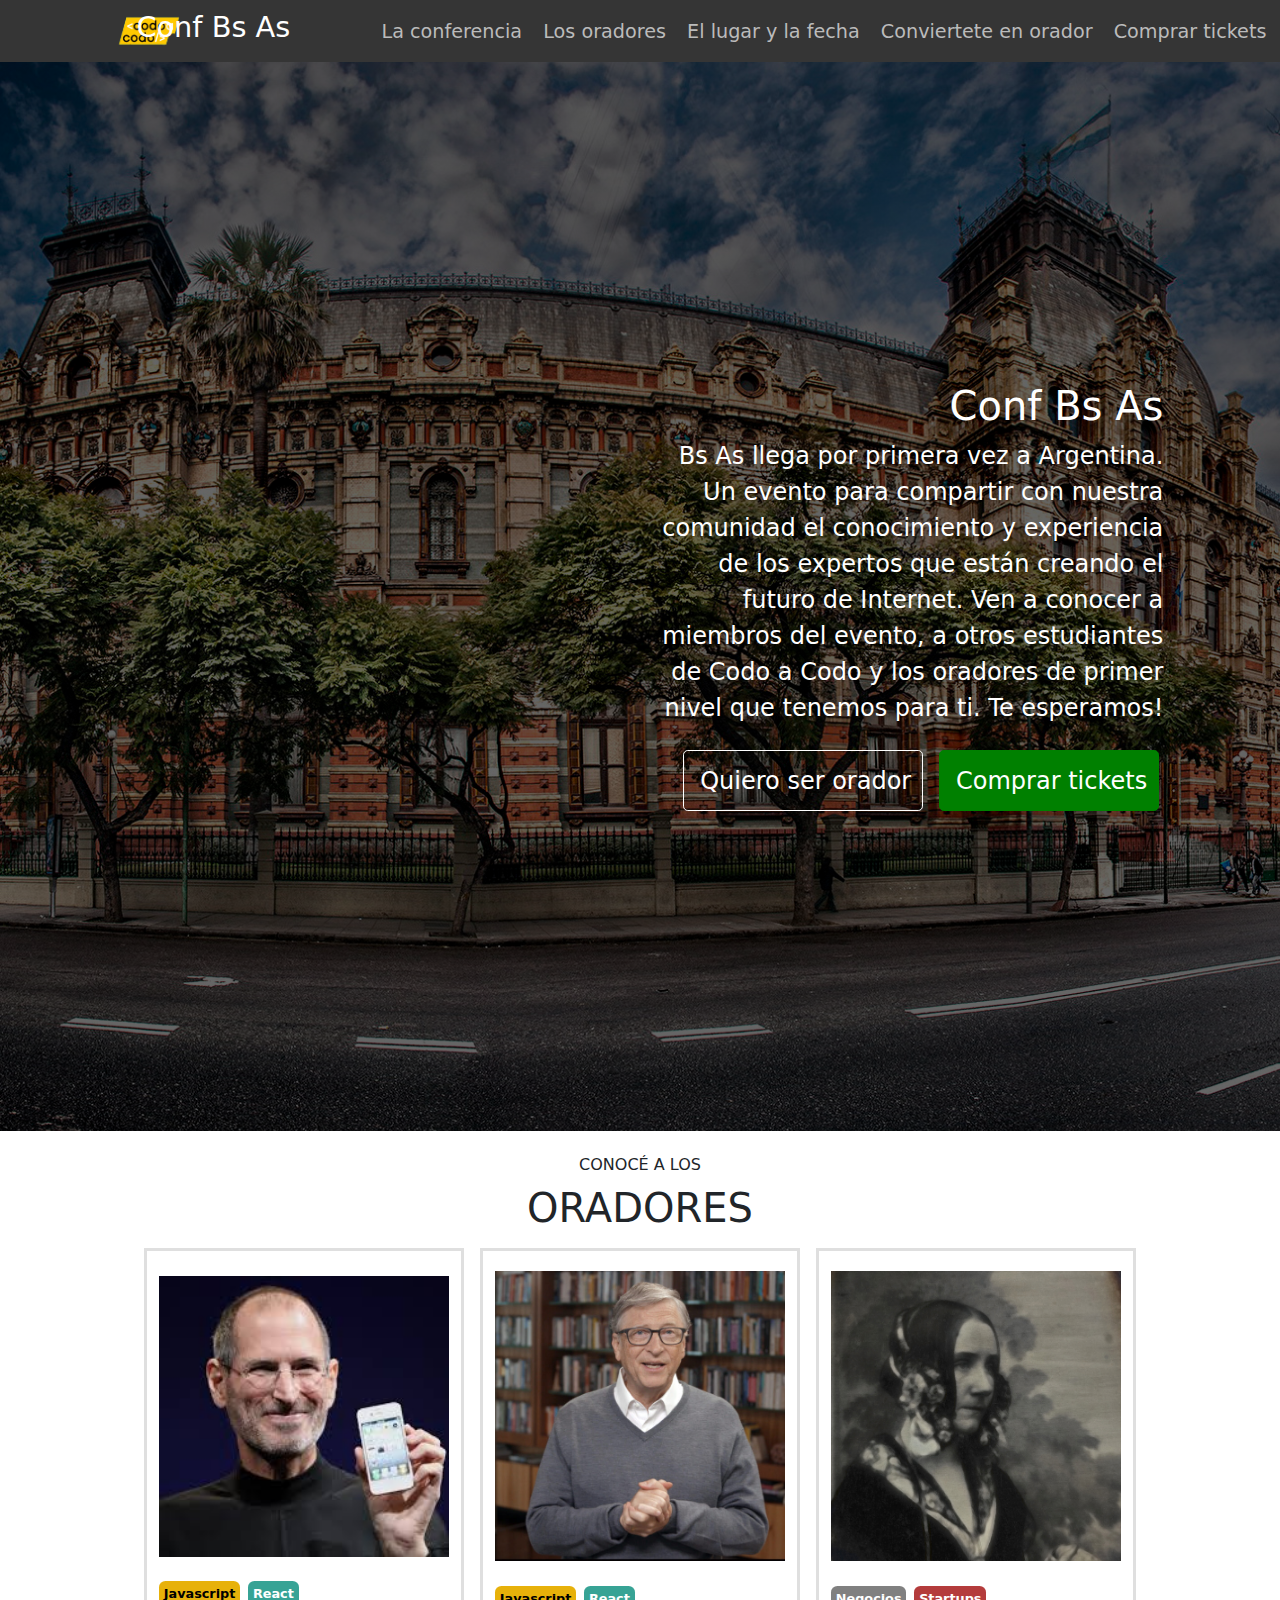
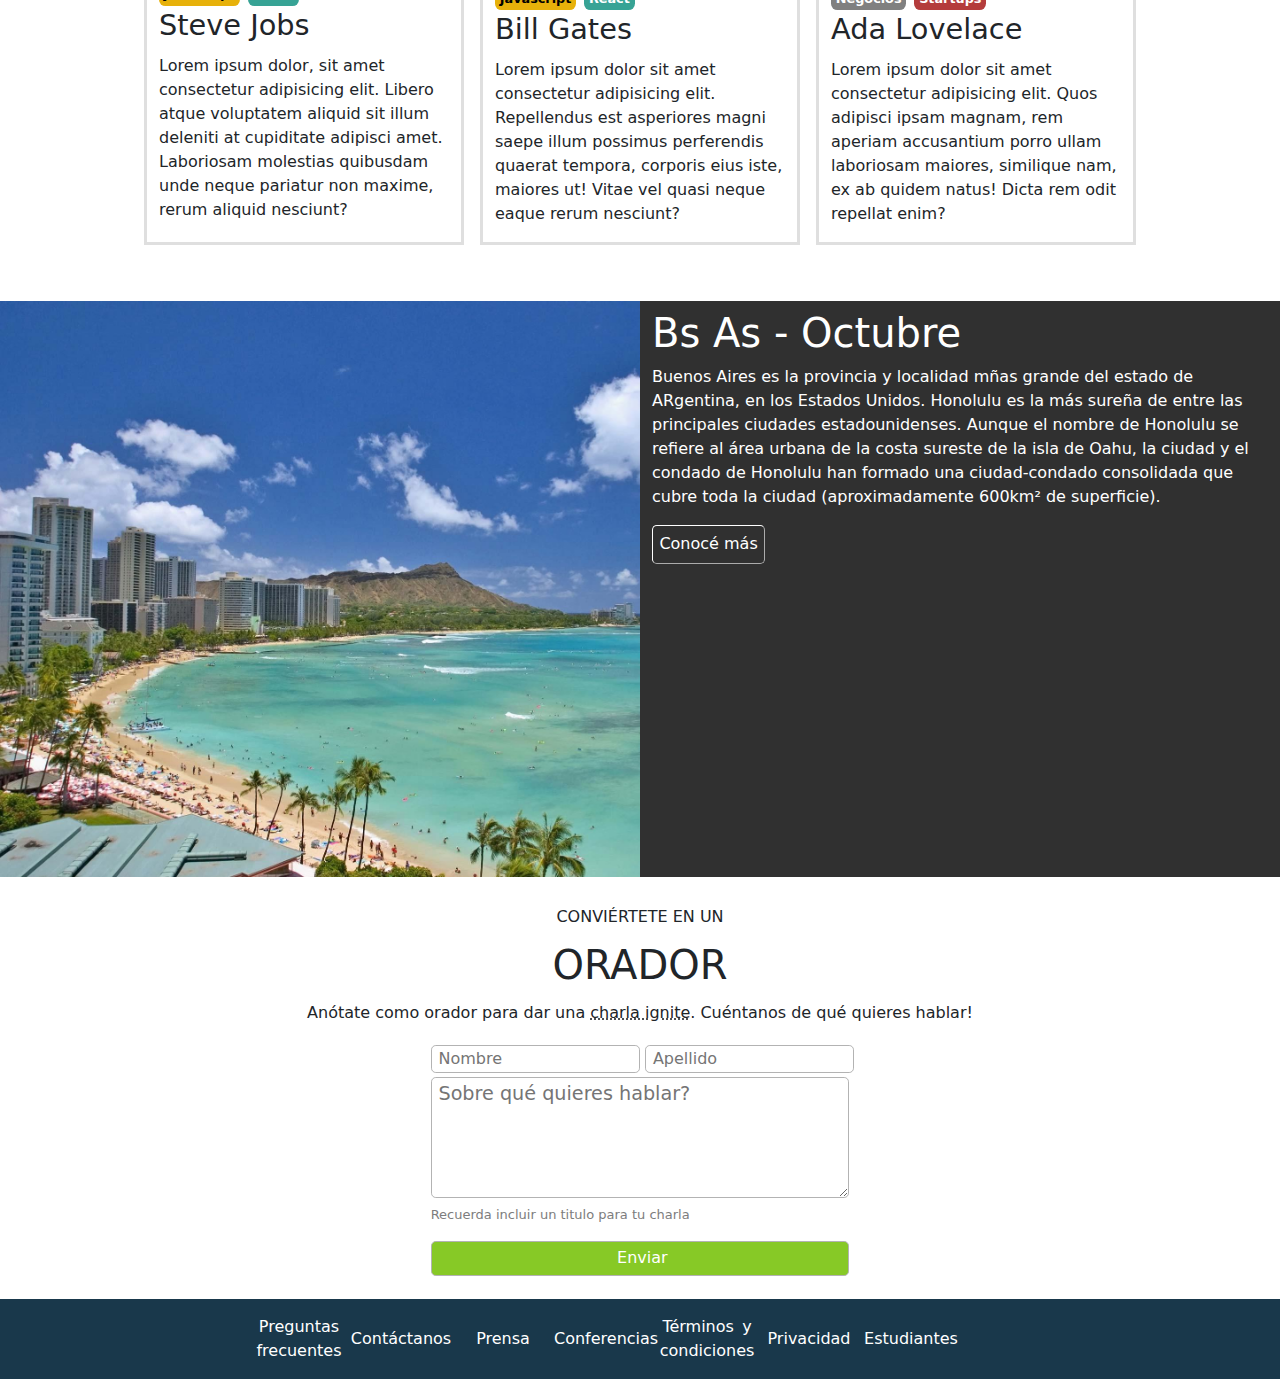
<file: index.html>
<!DOCTYPE html>
<html lang="en">
<head>
  <meta charset="UTF-8">
  <meta http-equiv="X-UA-Compatible" content="IE=edge">
  <meta name="viewport" content="width=device-width, initial-scale=1.0">
  <link rel="stylesheet" href="css/style.css">
  <title>Conferencia BsAs</title>
  <!--Adición de Bootstrap-->
  <link href="https://cdn.jsdelivr.net/npm/bootstrap@5.2.3/dist/css/bootstrap.min.css" rel="stylesheet">
  <script src="https://cdn.jsdelivr.net/npm/bootstrap@5.2.3/dist/js/bootstrap.bundle.min.js"></script>
</head>
<body>
  <!--Comienzo de la barra de navegacion-->
  <div class="container-fluid text-center navtop">
    <div class="row align-items-center barranav">
      <div class="col-1 cac">
        <img class="img-fluid" src="img/codoacodo.png" alt="codoacodo">
      </div>
      <div class="col-2 bsas">
        <h1>Conf Bs As</h1>
      </div>

      <nav class="col-9 justify-content-end" id="titulo">
        <ul>
            <li><a href="#conferencia">La conferencia</a></li>
            <li><a href="#oradores">Los oradores</a></li>
            <li><a href="#">El lugar y la fecha</a></li>
            <li><a href="#">Conviertete en orador</a></li>
            <li><a class="lverde" href="ventaTickets.html">Comprar tickets</a></li>
        </ul>
    </nav>

    </div>
  </div>
  <!--Fin de la barra de navegacion-->

  <!--Comienzo del contenedor de la seccion con imagen de fondo-->
  <div class="container-fluid cont1" id="conferencia"> 
    <div class="row fila1"> <!--Abro una fila con columnas para acomodar mas facil el texto-->
      <div class="fondo1"> <!--Descripción con imagen de fondo-->
        <div class="texto1 text-center offset-sm-3 offset-md-6 text-sm-end col-12 col-sm-8 col-md-5">
        <h1>Conf Bs As</h1>
        <p>Bs As llega por primera vez a Argentina. Un evento para compartir con nuestra comunidad el conocimiento y experiencia de los expertos que están creando el futuro de Internet. Ven a conocer a miembros del evento, a otros estudiantes de Codo a Codo y los oradores de primer nivel que tenemos para ti. Te esperamos!</p>
        <form>
          <input class="boton1 mt-3 mt-md-0 mx-1" type="button" value="Quiero ser orador">
          <input class="boton2 mt-3 mt-md-2 mx-1" type="button" value="Comprar tickets">
        </form>
        </div>
      </div>
    </div>
  </div>
  <!--Fin del contenedor con imagen de fondo-->

  <!--Comienzo del contenedor con los oradores-->
  <div class="container-fluid cont2" id="oradores">
    <div class="row fila2">
      <div class="col-12 text-center texto-chico">
        <p>CONOCÉ A LOS</p>
        <h1>ORADORES</h1>
      </div>
    </div>
    <div class="row justify-content-center sfila2"> <!--Subfila para centrar imagenes y texto-->
        <div class="col-12 col-sm-6 col-md-4 col-lg-3 cuadro mx-2 my-2"> <!--Steve Jobs-->
          <img src="img/steve.jpg" alt="Steve Jobs">
          <p><span class="js etiquetas">Javascript</span><span class="react etiquetas">React</span></p>
          <h1>Steve Jobs</h1>
          <p class="mt-4">Lorem ipsum dolor, sit amet consectetur adipisicing elit. Libero atque voluptatem aliquid sit illum deleniti at cupiditate adipisci amet. Laboriosam molestias quibusdam unde neque pariatur non maxime, rerum aliquid nesciunt?</p>
        </div>
        <div class="col-12 col-sm-6 col-md-4 col-lg-3 cuadro mx-2 my-2"> <!--Bill Gates-->
          <img src="img/bill.jpg" alt="Bill Gates">
          <p><span class="js etiquetas">Javascript</span><span class="react etiquetas">React</span></p>
          <h1>Bill Gates</h1>
          <p class="mt-4">Lorem ipsum dolor sit amet consectetur adipisicing elit. Repellendus est asperiores magni saepe illum possimus perferendis quaerat tempora, corporis eius iste, maiores ut! Vitae vel quasi neque eaque rerum nesciunt?</p>
        </div>
        <div class="col-12 col-sm-6 col-md-4 col-lg-3 cuadro mx-1 mx-md-2 my-2"> <!--Ada Lovelace-->
          <img src="img/ada.jpeg" alt="Ada Lovelace">
          <p><span class="negocios etiquetas">Negocios</span><span class="sups etiquetas">Startups</span></p>
          <h1>Ada Lovelace</h1>
          <p class="mt-4">Lorem ipsum dolor sit amet consectetur adipisicing elit. Quos adipisci ipsam magnam, rem aperiam accusantium porro ullam laboriosam maiores, similique nam, ex ab quidem natus! Dicta rem odit repellat enim?</p>
          </div>
        </div>
    </div>
  </div>
  <!--Fin del contenedor con los oradores-->

  <!--Inicio del contenedor con foto-->
  <div class="container-fluid mt-5 cont3">
    <div class="row fila3">
      <div class="col-6 fhonolulu">
      </div>
      <div class="col-6 txhonolulu">
        <h1 class="mt-2">Bs As - Octubre</h1>
        <p>Buenos Aires es la provincia y localidad mñas grande del estado de ARgentina, en los Estados Unidos. Honolulu es la más sureña de entre las principales ciudades estadounidenses. Aunque el nombre de Honolulu se refiere al área urbana de la costa sureste de la isla de Oahu, la ciudad y el condado de Honolulu han formado una ciudad-condado consolidada que cubre toda la ciudad (aproximadamente 600km² de superficie).</p>
        <input class="boton3" type="button" value="Conocé más">
      </div>
    </div>
  </div>
  <!--Fin del contenedor con foto-->

  <!--Inicio del contenedor con formulario-->
  <div class="container-fluid cont4">
    <div class="row">
      <div class="col-12 text-center texto-chico">
        <p>CONVIÉRTETE EN UN</p>
        <h1>ORADOR</h1>
        <p class="mt-3">Anótate como orador para dar una <span id="punteado">charla ignite</span>. Cuéntanos de qué quieres hablar!</p>
      </div>
    </div>
    <div class="row mt-2 justify-content-center">
      <div class="col-12">
        <form>
          <input class="col-2 offset-4" type="text" placeholder="Nombre">
          <input class="col-2" type="text" placeholder="Apellido">
          <textarea class="col-4 offset-4 mt-1" cols="30" rows="4" placeholder="Sobre qué quieres hablar?"></textarea>
          <p class="col-4 offset-4 stag">Recuerda incluir un titulo para tu charla</p>
          <input class="col-4 offset-4 boton4" type="button" value="Enviar">
        </form>
      </div>
    </div>
  </div>
  <!--Fin del contenedor con formulario-->

  <!--Inicio del contenedor con barra inferior-->
  <div class="container-fluid text-center">
    <div class="row navbot">
      <nav>
        <ul>
            <li class="col-1 offset-md-2"><a href="#">Preguntas frecuentes</a></li>
            <li class="col-1"><a class="a-aux" href="#">Contáctanos</a></li>
            <li class="col-1"><a href="#">Prensa</a></li>
            <li class="col-1"><a href="#">Conferencias</a></li>
            <li class="col-1"><a href="#">Términos y condiciones</a></li>
            <li class="col-1"><a href="#">Privacidad</a></li>
            <li class="col-1"><a href="#">Estudiantes</a></li>
        </ul>
      </nav>
    </div>
  </div>
</body>
</html>
</file>
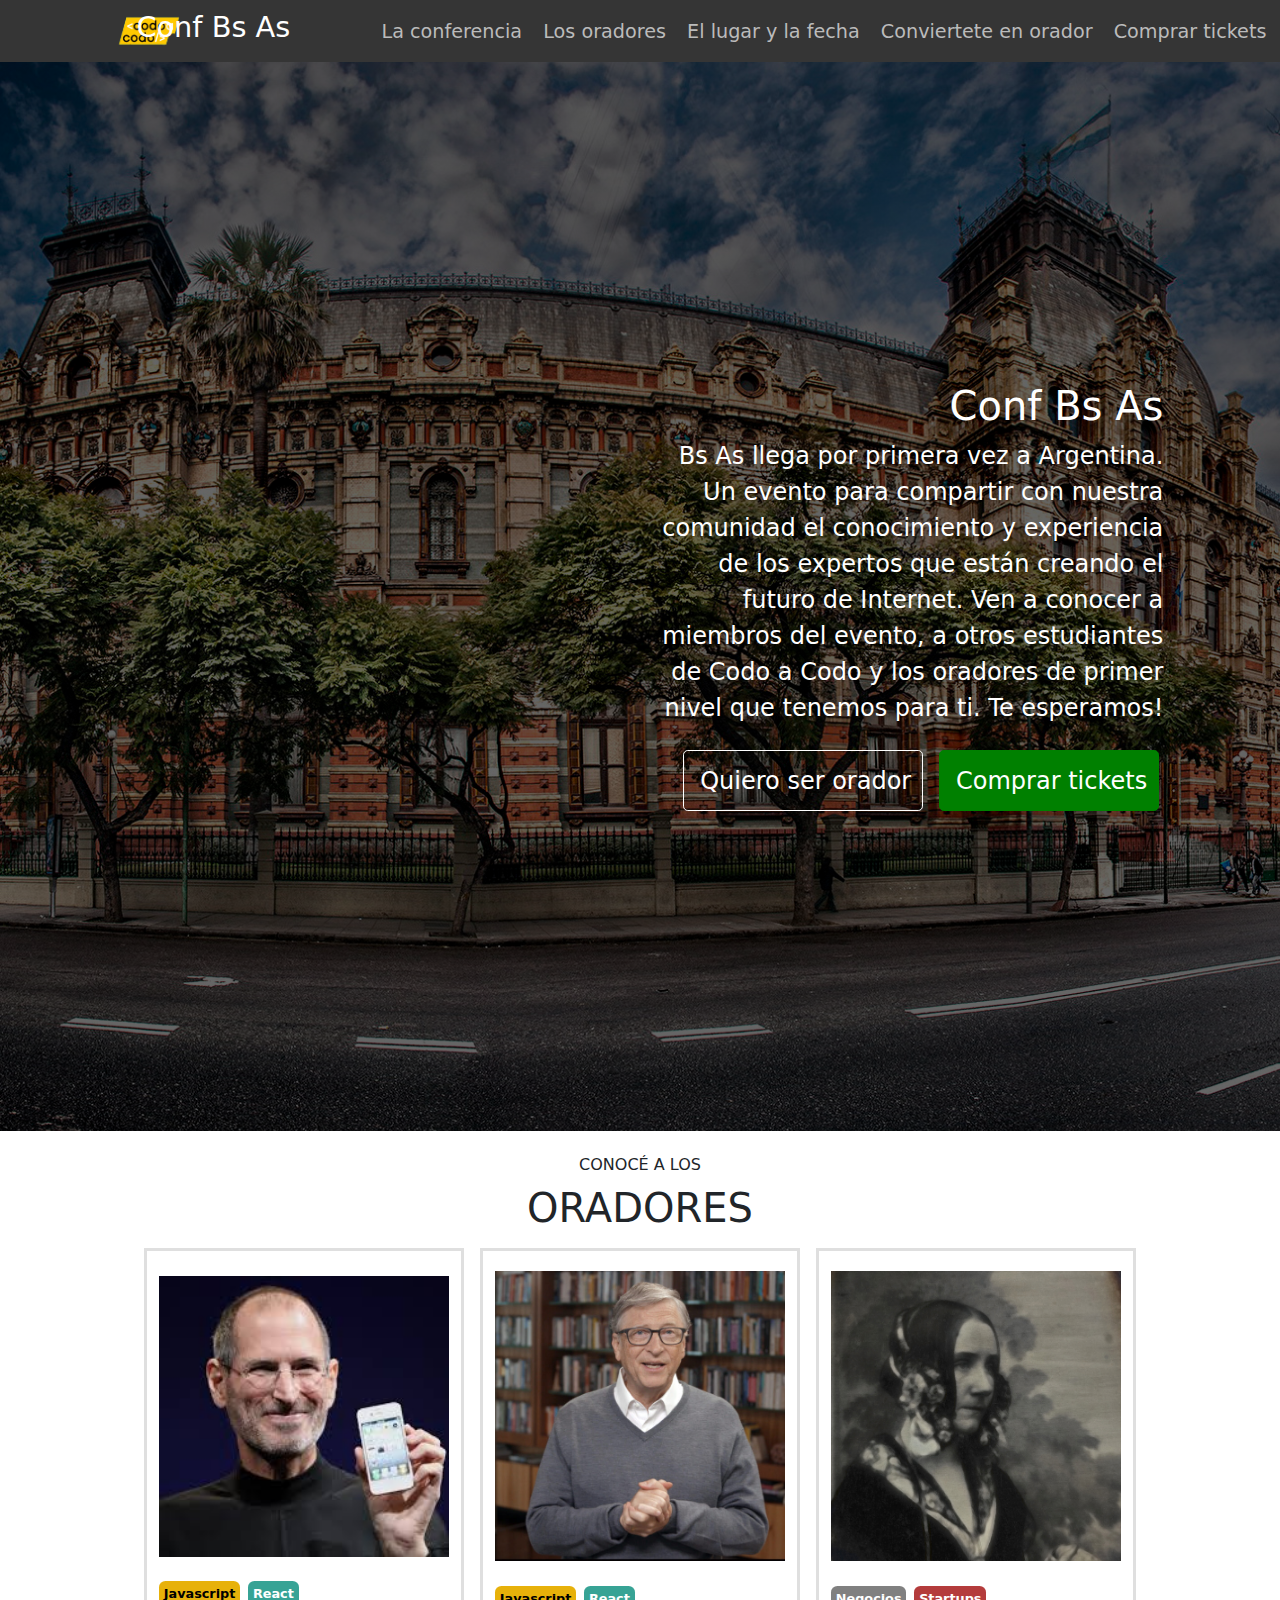
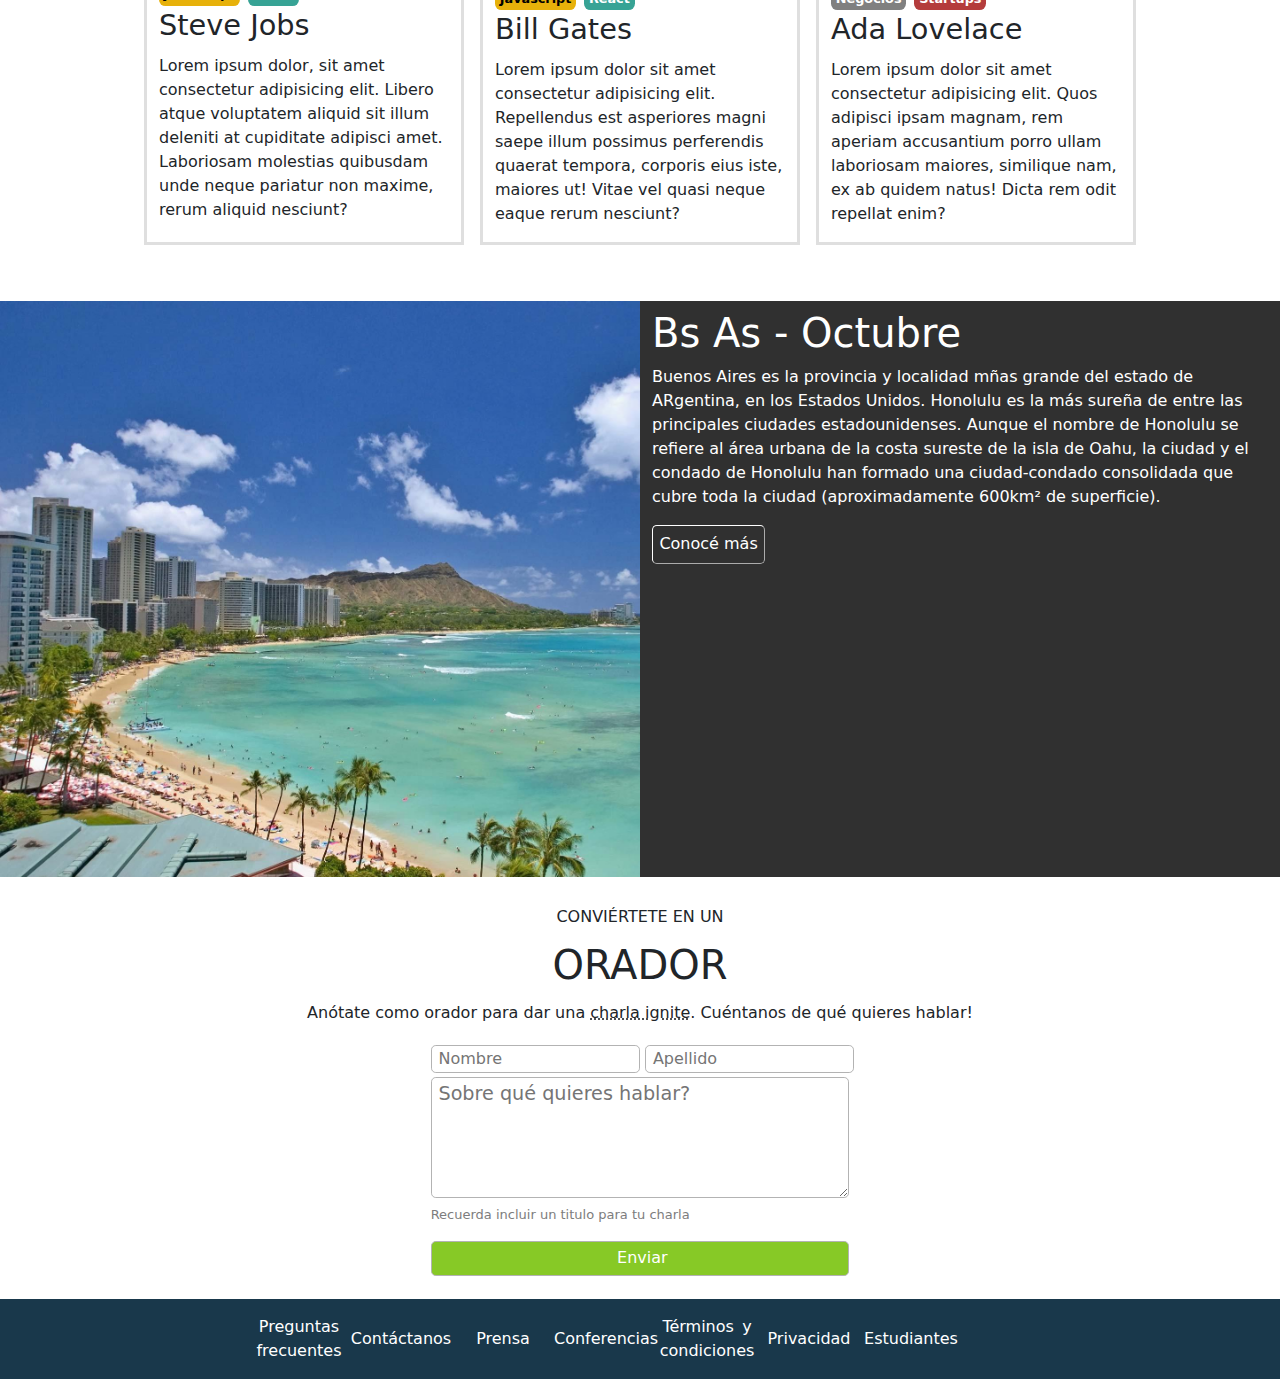
<file: integrador-leon.html>
<!DOCTYPE html>
<html lang="en">
<head>
  <meta charset="UTF-8">
  <meta http-equiv="X-UA-Compatible" content="IE=edge">
  <meta name="viewport" content="width=device-width, initial-scale=1.0">
  <link rel="stylesheet" href="css/style.css">
  <title>Conferencia BsAs</title>
  <!--Adición de Bootstrap-->
  <link href="https://cdn.jsdelivr.net/npm/bootstrap@5.2.3/dist/css/bootstrap.min.css" rel="stylesheet">
  <script src="https://cdn.jsdelivr.net/npm/bootstrap@5.2.3/dist/js/bootstrap.bundle.min.js"></script>
</head>
<body>
  <!--Comienzo de la barra de navegacion-->
  <div class="container-fluid text-center navtop">
    <div class="row align-items-center barranav">
      <div class="col-1 cac">
        <img class="img-fluid" src="img/codoacodo.png" alt="codoacodo">
      </div>
      <div class="col-2 bsas">
        <h1>Conf Bs As</h1>
      </div>

      <nav class="col-9 justify-content-end" id="titulo">
        <ul>
            <li><a href="#conferencia">La conferencia</a></li>
            <li><a href="#oradores">Los oradores</a></li>
            <li><a href="#">El lugar y la fecha</a></li>
            <li><a href="#">Conviertete en orador</a></li>
            <li><a class="lverde" href="#">Comprar tickets</a></li>
        </ul>
    </nav>

    </div>
  </div>
  <!--Fin de la barra de navegacion-->

  <!--Comienzo del contenedor de la seccion con imagen de fondo-->
  <div class="container-fluid cont1" id="conferencia"> 
    <div class="row fila1"> <!--Abro una fila con columnas para acomodar mas facil el texto-->
      <div class="fondo1"> <!--Descripción con imagen de fondo-->
        <div class="texto1 text-center offset-sm-3 offset-md-6 text-sm-end col-12 col-sm-8 col-md-5">
        <h1>Conf Bs As</h1>
        <p>Bs As llega por primera vez a Argentina. Un evento para compartir con nuestra comunidad el conocimiento y experiencia de los expertos que están creando el futuro de Internet. Ven a conocer a miembros del evento, a otros estudiantes de Codo a Codo y los oradores de primer nivel que tenemos para ti. Te esperamos!</p>
        <form>
          <input class="boton1 mt-3 mt-md-0 mx-1" type="button" value="Quiero ser orador">
          <input class="boton2 mt-3 mt-md-2 mx-1" type="button" value="Comprar tickets">
        </form>
        </div>
      </div>
    </div>
  </div>
  <!--Fin del contenedor con imagen de fondo-->

  <!--Comienzo del contenedor con los oradores-->
  <div class="container-fluid cont2" id="oradores">
    <div class="row fila2">
      <div class="col-12 text-center texto-chico">
        <p>CONOCÉ A LOS</p>
        <h1>ORADORES</h1>
      </div>
    </div>
    <div class="row justify-content-center sfila2"> <!--Subfila para centrar imagenes y texto-->
        <div class="col-12 col-sm-6 col-md-4 col-lg-3 cuadro mx-2 my-2"> <!--Steve Jobs-->
          <img src="img/steve.jpg" alt="Steve Jobs">
          <p><span class="js etiquetas">Javascript</span><span class="react etiquetas">React</span></p>
          <h1>Steve Jobs</h1>
          <p class="mt-4">Lorem ipsum dolor, sit amet consectetur adipisicing elit. Libero atque voluptatem aliquid sit illum deleniti at cupiditate adipisci amet. Laboriosam molestias quibusdam unde neque pariatur non maxime, rerum aliquid nesciunt?</p>
        </div>
        <div class="col-12 col-sm-6 col-md-4 col-lg-3 cuadro mx-2 my-2"> <!--Bill Gates-->
          <img src="img/bill.jpg" alt="Bill Gates">
          <p><span class="js etiquetas">Javascript</span><span class="react etiquetas">React</span></p>
          <h1>Bill Gates</h1>
          <p class="mt-4">Lorem ipsum dolor sit amet consectetur adipisicing elit. Repellendus est asperiores magni saepe illum possimus perferendis quaerat tempora, corporis eius iste, maiores ut! Vitae vel quasi neque eaque rerum nesciunt?</p>
        </div>
        <div class="col-12 col-sm-6 col-md-4 col-lg-3 cuadro mx-1 mx-md-2 my-2"> <!--Ada Lovelace-->
          <img src="img/ada.jpeg" alt="Ada Lovelace">
          <p><span class="negocios etiquetas">Negocios</span><span class="sups etiquetas">Startups</span></p>
          <h1>Ada Lovelace</h1>
          <p class="mt-4">Lorem ipsum dolor sit amet consectetur adipisicing elit. Quos adipisci ipsam magnam, rem aperiam accusantium porro ullam laboriosam maiores, similique nam, ex ab quidem natus! Dicta rem odit repellat enim?</p>
          </div>
        </div>
    </div>
  </div>
  <!--Fin del contenedor con los oradores-->

  <!--Inicio del contenedor con foto-->
  <div class="container-fluid mt-5 cont3">
    <div class="row fila3">
      <div class="col-6 fhonolulu">
      </div>
      <div class="col-6 txhonolulu">
        <h1 class="mt-2">Bs As - Octubre</h1>
        <p>Buenos Aires es la provincia y localidad mñas grande del estado de ARgentina, en los Estados Unidos. Honolulu es la más sureña de entre las principales ciudades estadounidenses. Aunque el nombre de Honolulu se refiere al área urbana de la costa sureste de la isla de Oahu, la ciudad y el condado de Honolulu han formado una ciudad-condado consolidada que cubre toda la ciudad (aproximadamente 600km² de superficie).</p>
        <input class="boton3" type="button" value="Conocé más">
      </div>
    </div>
  </div>
  <!--Fin del contenedor con foto-->

  <!--Inicio del contenedor con formulario-->
  <div class="container-fluid cont4">
    <div class="row">
      <div class="col-12 text-center texto-chico">
        <p>CONVIÉRTETE EN UN</p>
        <h1>ORADOR</h1>
        <p class="mt-3">Anótate como orador para dar una <span id="punteado">charla ignite</span>. Cuéntanos de qué quieres hablar!</p>
      </div>
    </div>
    <div class="row mt-2 justify-content-center">
      <div class="col-12">
        <form>
          <input class="col-2 offset-4" type="text" placeholder="Nombre">
          <input class="col-2" type="text" placeholder="Apellido">
          <textarea class="col-4 offset-4 mt-1" cols="30" rows="4" placeholder="Sobre qué quieres hablar?"></textarea>
          <p class="col-4 offset-4 stag">Recuerda incluir un titulo para tu charla</p>
          <input class="col-4 offset-4 boton4" type="button" value="Enviar">
        </form>
      </div>
    </div>
  </div>
  <!--Fin del contenedor con formulario-->

  <!--Inicio del contenedor con barra inferior-->
  <div class="container-fluid text-center">
    <div class="row navbot">
      <nav>
        <ul>
            <li class="col-1 offset-md-2"><a href="#">Preguntas frecuentes</a></li>
            <li class="col-1"><a class="a-aux" href="#">Contáctanos</a></li>
            <li class="col-1"><a href="#">Prensa</a></li>
            <li class="col-1"><a href="#">Conferencias</a></li>
            <li class="col-1"><a href="#">Términos y condiciones</a></li>
            <li class="col-1"><a href="#">Privacidad</a></li>
            <li class="col-1"><a href="#">Estudiantes</a></li>
        </ul>
      </nav>
    </div>
  </div>
</body>
</html>
</file>
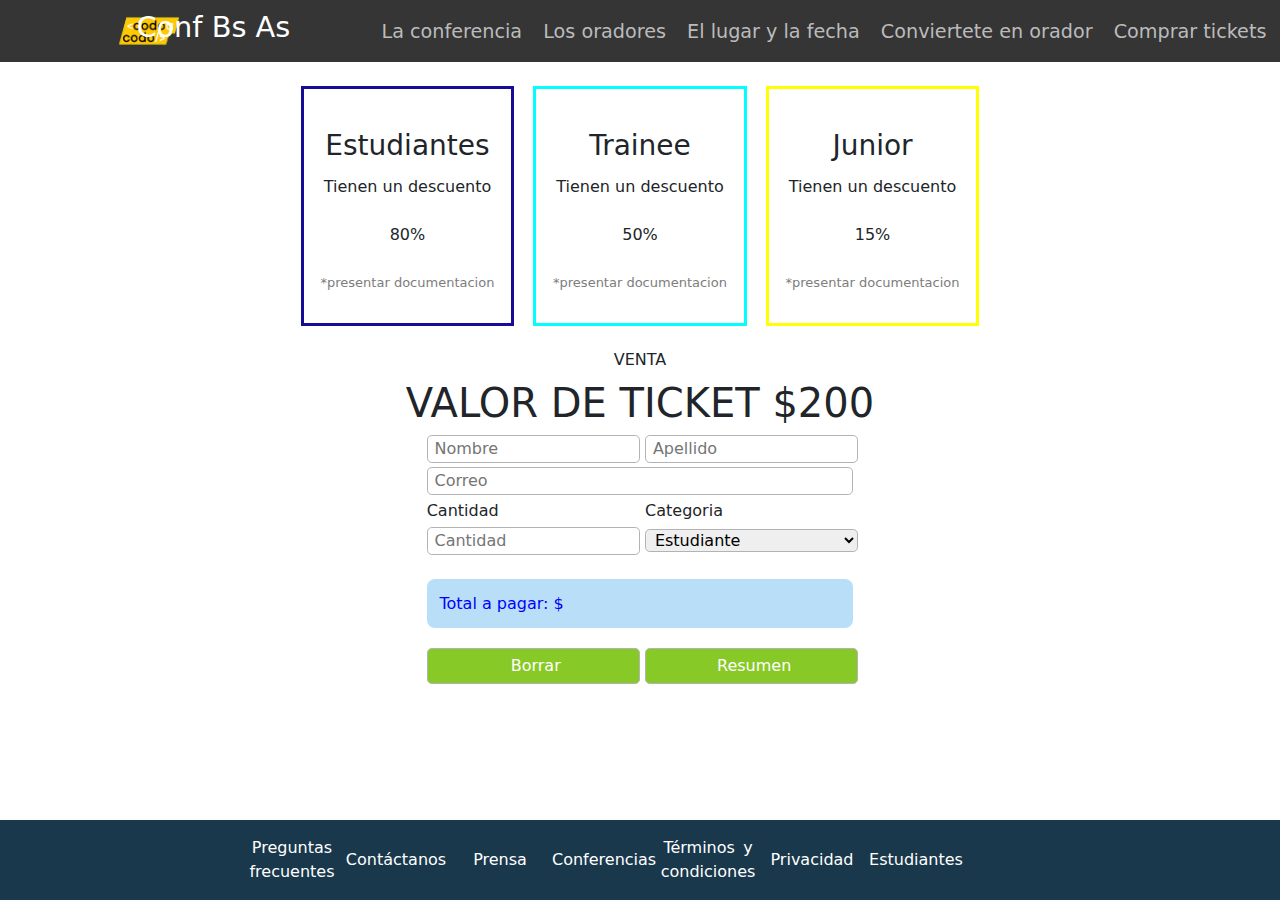
<file: ventaTickets.html>
<!DOCTYPE html>
<html lang="en">
<head>
    <meta charset="UTF-8">
    <meta http-equiv="X-UA-Compatible" content="IE=edge">
    <meta name="viewport" content="width=device-width, initial-scale=1.0">
    <link rel="stylesheet" href="css/style.css">
    <script src="js/calcTickets.js"></script>
    <title>Comprar tickets</title>
    <!--Adición de Bootstrap y JS-->
    <link href="https://cdn.jsdelivr.net/npm/bootstrap@5.2.3/dist/css/bootstrap.min.css" rel="stylesheet">
    <script src="https://cdn.jsdelivr.net/npm/bootstrap@5.2.3/dist/js/bootstrap.bundle.min.js"></script>
</head>
<body>
    <!--Comienzo de la barra de navegacion-->
  <div class="container-fluid text-center navtop">
      <div class="row align-items-center barranav">
        <div class="col-1 cac">
          <img class="img-fluid" src="img/codoacodo.png" alt="codoacodo">
        </div>
        <div class="col-2 bsas">
          <h1>Conf Bs As</h1>
        </div>
  
        <nav class="col-9 justify-content-end" id="titulo">
          <ul>
              <li><a href="#conferencia">La conferencia</a></li>
              <li><a href="#oradores">Los oradores</a></li>
              <li><a href="#">El lugar y la fecha</a></li>
              <li><a href="#">Conviertete en orador</a></li>
              <li><a class="lverde" href="ventaTickets.html">Comprar tickets</a></li>
          </ul>
      </nav>
      </div>
  </div>
  
    
<!--Contenedor ventas-->
    <div class="container-fluid">
      <div class="row descuentos mt-4 justify-content-center">
        <div class="col-2 text-center py-2 desc descEstudiante">
          <h3>Estudiantes</h3>
          <p>Tienen un descuento</p>
          <p>80%</p>
          <p class="stag">*presentar documentacion</p>
        </div>
        <div class="col-2 text-center py-2 desc descTrainee">
          <h3>Trainee</h3>
          <p>Tienen un descuento</p>
          <p>50%</p>
          <p class="stag">*presentar documentacion</p>
        </div>
        <div class="col-2 text-center py-2 desc descJunior">
          <h3>Junior</h3>
          <p>Tienen un descuento</p>
          <p>15%</p>
          <p class="stag">*presentar documentacion</p>
        </div>
      </div>
    </div>
    <div class="row texto-chico justify-content-center text-center">
      <p>VENTA</p>
      <h1 id="eaea">VALOR DE TICKET $200</h1>
    </div>
    <!--Formulario-->
    <div>
      <form>
        <input class="col-2 offset-4" type="text" placeholder="Nombre" id="nom">
        <input class="col-2" type="text" placeholder="Apellido" id="ap">
        <input class="col-4 offset-4 mt-1" type="text" placeholder="Correo" id="email"></input>
        <label class="col-2 offset-4 mt-1" for="fcant">Cantidad</label>
        <label class="col-2 mt-1" for="fcat">Categoria</label>
        <input class="col-2 offset-4 mt-1" id="fcant" placeholder="Cantidad"></input>
        <select name="cats" id="categorias" class="col-2">
          <option>Estudiante</option>
          <option>Trainee</option>
          <option>Junior</option>
        </select>
        <p class="col-4 offset-4 mt-4 totalTicket">Total a pagar: $<span id="tot"></span></p>
        <input class="col-2 offset-4 mt-1 boton4" type="button" value="Borrar" onclick="borrar()">
        <input class="col-2 mt-1 boton4" id="resumen" type="button" value="Resumen" onclick="calculoPrecio()">
      </form>
    </div>
    <!--Comienzo barra inferior-->
    <div class="container-fluid text-center">
        <div class="row navbot navtick">
          <nav>
            <ul>
                <li class="col-1 offset-md-2"><a href="#">Preguntas frecuentes</a></li>
                <li class="col-1"><a class="a-aux" href="#">Contáctanos</a></li>
                <li class="col-1"><a href="#">Prensa</a></li>
                <li class="col-1"><a href="#">Conferencias</a></li>
                <li class="col-1"><a href="#">Términos y condiciones</a></li>
                <li class="col-1"><a href="#">Privacidad</a></li>
                <li class="col-1"><a href="#">Estudiantes</a></li>
            </ul>
          </nav>
        </div>
      </div>
</body>
</html>
</file>
<file: css/style.css>
.fixed {
    position: fixed;
}
.navtop .barranav {
    background-color: rgb(53, 53, 53);
    color: white;
}
.navtop nav ul li {
    display: inline-block;
    margin-left: 1rem;
    padding-top: 1.1rem;
}
.navtop nav ul li a {
    color:rgb(187, 187, 187);
    text-decoration: none;
    font-size: 1.2rem;
}
.lverde {
    color: rgb(12, 177, 12);
}
.navtop nav ul li a:hover {
    color:white;
}
.cac img {
    width: 100%;
    margin-right: 0;
    margin-left: 6rem;
}
.nav-link {
    color: red;

}
.bsas h1{
    font-size: 1.8rem;
    font-weight: light;
}
.fondo1 {
    /*Seteo y configuración de la imagen de fondo*/
    background-image: linear-gradient(rgba(0, 0, 0, 0.6), rgba(0, 0, 0, 0.6)), url(../img/ba1.jpg);
    background-size: cover;
    background-repeat: no-repeat;
    padding: 20rem;
}
.texto1 {
    /*Propiedades generales del texto con la imagen de fondo*/
    font-size: 1.5rem;
    color: white;
}
.boton1 {
    /*Propiedades del primer boton "Quiero ser orador"*/
    color: white;
    background-color: transparent;
    border-color: white;
    border-radius: 0.3rem;
    padding: 0.7rem;
}
.boton2 {
    /*Propiedades del segundo boton "Comprar tickets"*/
    color: white;
    background-color: green;
    border-color: green;
    border-radius: 0.3rem;
    padding: 0.7rem;
}
.texto-chico {
    /*Texto "Conoce a los oradores"*/
    margin-top: 1rem;
    padding-top: 2rem;
    line-height: 0.3rem;
}
.cuadro {
    border-style: solid;
    border-color: rgb(223, 223, 223);
    align-content: center;
}
.sfila2 img {
    /*Propiedades de las imagenes de los oradores*/
    align-content: center;
    width: 100%;
    margin-top: 1.3rem;
    margin-bottom: 1.5rem;
    padding: 0;
}
.petiquetas {
    float: left;
}
.etiquetas {
    /*Posicionamiento general y fuente de las etiquetas*/
    font-size: 0.8rem;
    font-weight: bold;
    padding: 0.3rem;
    border-radius: 0.4rem;
    text-align: center;
    margin-right: 0.5rem;
    margin-bottom: 0;
}
.js {
    background-color: #E7B10A;
    color: black;
}
.react {
    background-color: #37a395;
    color: white;
}
.negocios {
    background-color: grey;
    color: white;
}
.sups {
    
    background-color: rgb(180, 60, 60);
    color: white;
}
.cuadro h1 {
    line-height: 0.3;
    font-size: 1.8rem;
}
.fhonolulu {
    background-image: url(../img/honolulu.jpg);
    width: 100%;
    padding: 18rem;
    background-size: cover;
}
.txhonolulu {
    background-color: rgb(48, 48, 48);
    color: white;
}
.boton3 {
    background-color: transparent;
    color: white;
    border-color: white;
    border-radius: 0.3rem;
    border-width: 0.1rem;
    padding: 0.4rem;
}
#punteado {
    text-decoration: underline dotted;
}
form input, textarea, select {
    border-radius: 0.3rem;
    border-width: 0.1rem;
    border-style: solid;
    border-color: rgb(179, 179, 179);
    text-indent: 0.3rem;
}
form textarea {
    font-size: larger;
}
.stag {
    font-size: small;
    color: rgb(125, 125, 125);
}
.cont4 .row .texto-chico p {
    line-height: 1rem;
}
.boton4 {
    text-align: center;
    color: white;
    background-color: rgb(135, 201, 38);
    padding: 0.3rem;
    margin-bottom: 1.4rem;
}
.navbot nav{
    background-color: rgb(25, 56, 75);
    color: white;
    text-align: center;
    position: static;
    bottom: 0;
}
.navbot nav ul li {
    display: inline-block;
    padding-top: 1rem;
} 
.navbot nav ul li a {
    color:white;
    text-decoration: none;
    text-align: center;
    font-size: 1rem;
    word-spacing: 0.2rem;
}
.navbot ul {
    display: flex;
    align-items: center;
  }

/*Estilos especificos de la venta de tickets*/

.desc {
    line-height: 2rem;
}
.desc h3 {
    margin-top: 2rem;
}

.descEstudiante {
    border-style: solid;
    border-color: rgb(22, 12, 151);
    margin-right: 1.2rem;
    align-content: center;
}
.descTrainee {
    border-style: solid;
    border-color: aqua;
    margin-right: 1.2rem;
    align-content: center;
}
.descJunior {
    border-style: solid;
    border-color: yellow;
    align-content: center;
}
.totalTicket {
    background-color: rgba(79, 172, 235, 0.4);
    color: blue;
    padding-left: 0.8rem;
    padding-bottom: 0.8rem;
    padding-top: 0.8rem;
    border-radius: 0.5rem;
}
.navtick {
    position: absolute;
    bottom: 0;
    right: 0;
    left: 0;
}
</file>
